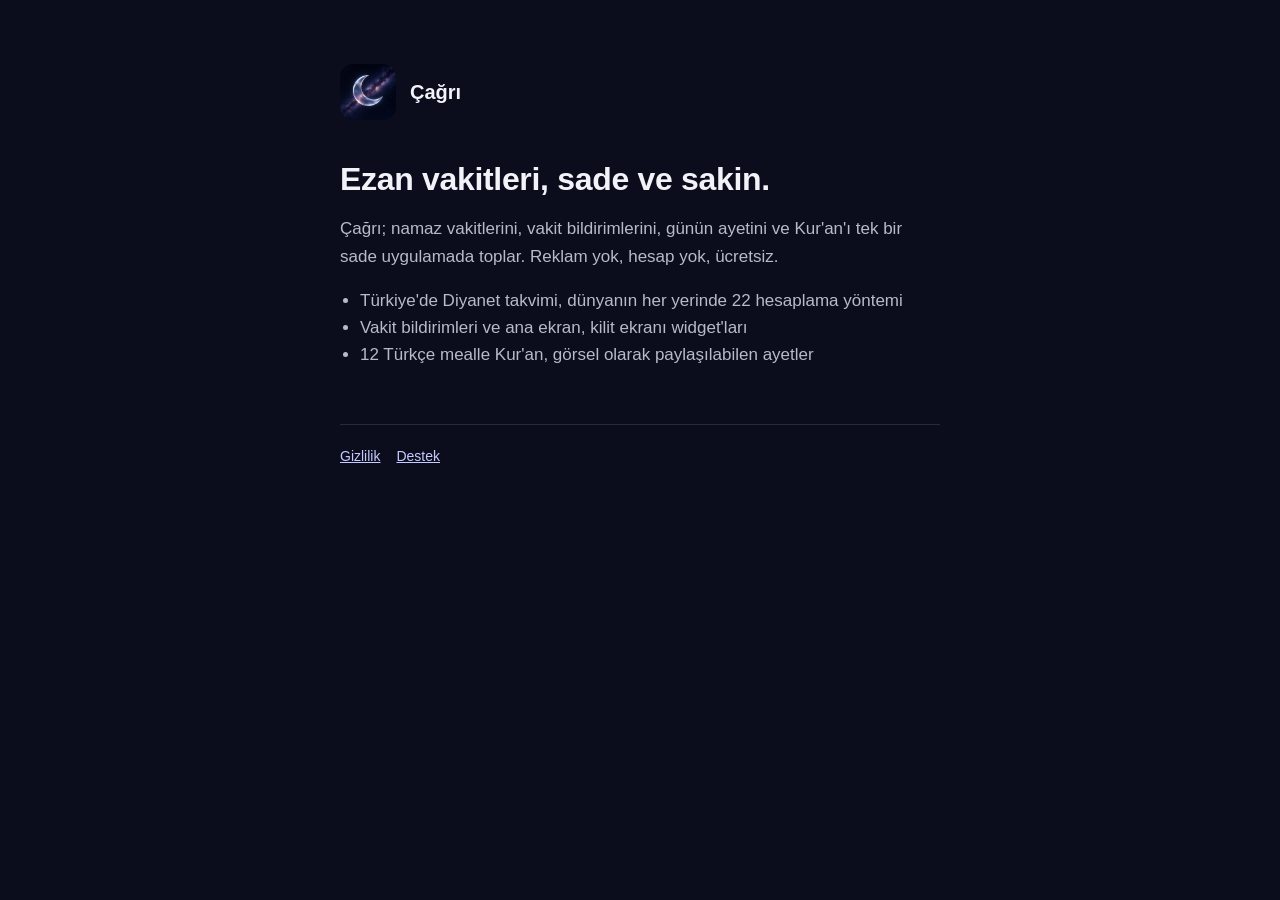
<file: index.html>
<!doctype html>
<html lang="tr">
<head>
<meta charset="utf-8">
<meta name="viewport" content="width=device-width, initial-scale=1">
<title>Çağrı: Ezan Vakitleri</title>
<meta name="description" content="Sade bir ezan vakti ve Kur'an uygulaması.">
<link rel="stylesheet" href="./style.css">
<link rel="icon" href="./icon.png">
</head>
<body>
<main>
<header><img src="./icon.png" alt=""><a href="./">Çağrı</a></header>
<h1>Ezan vakitleri, sade ve sakin.</h1>
<p>Çağrı; namaz vakitlerini, vakit bildirimlerini, günün ayetini ve Kur'an'ı tek bir sade uygulamada toplar. Reklam yok, hesap yok, ücretsiz.</p>
<ul>
<li>Türkiye'de Diyanet takvimi, dünyanın her yerinde 22 hesaplama yöntemi</li>
<li>Vakit bildirimleri ve ana ekran, kilit ekranı widget'ları</li>
<li>12 Türkçe mealle Kur'an, görsel olarak paylaşılabilen ayetler</li>
</ul>
<footer><a href="./gizlilik/">Gizlilik</a><a href="./destek/">Destek</a></footer>
</main>
</body>
</html>
</file>
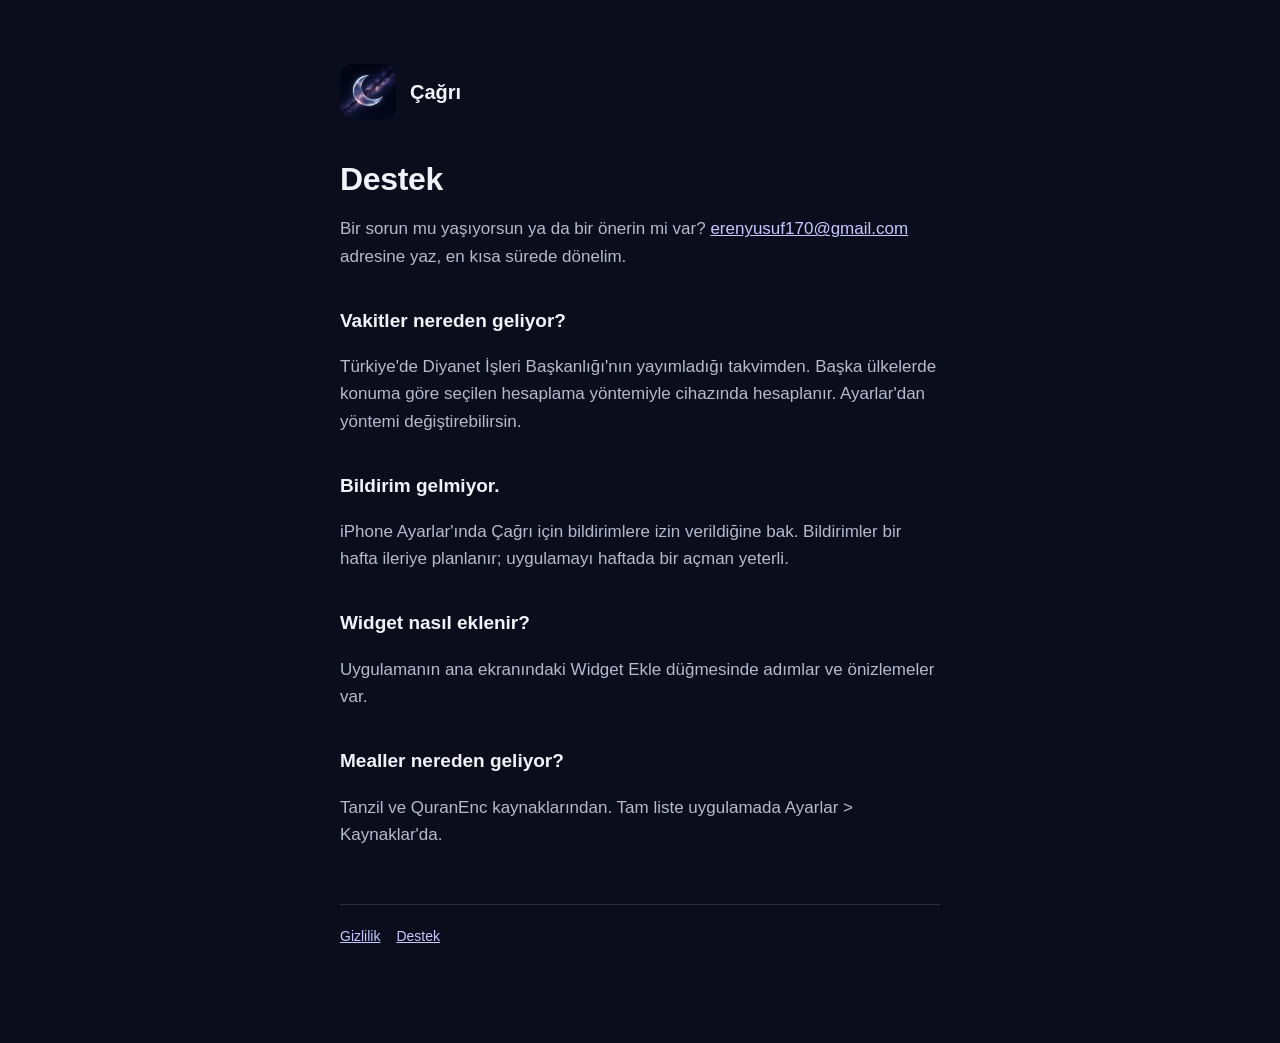
<file: destek/index.html>
<!doctype html>
<html lang="tr">
<head>
<meta charset="utf-8">
<meta name="viewport" content="width=device-width, initial-scale=1">
<title>Destek: Çağrı</title>
<meta name="description" content="Çağrı için destek.">
<link rel="stylesheet" href="../style.css">
<link rel="icon" href="../icon.png">
</head>
<body>
<main>
<header><img src="../icon.png" alt=""><a href="../">Çağrı</a></header>
<h1>Destek</h1>
<p>Bir sorun mu yaşıyorsun ya da bir önerin mi var? <a href="mailto:erenyusuf170@gmail.com">erenyusuf170@gmail.com</a> adresine yaz, en kısa sürede dönelim.</p>
<h2>Vakitler nereden geliyor?</h2>
<p>Türkiye'de Diyanet İşleri Başkanlığı'nın yayımladığı takvimden. Başka ülkelerde konuma göre seçilen hesaplama yöntemiyle cihazında hesaplanır. Ayarlar'dan yöntemi değiştirebilirsin.</p>
<h2>Bildirim gelmiyor.</h2>
<p>iPhone Ayarlar'ında Çağrı için bildirimlere izin verildiğine bak. Bildirimler bir hafta ileriye planlanır; uygulamayı haftada bir açman yeterli.</p>
<h2>Widget nasıl eklenir?</h2>
<p>Uygulamanın ana ekranındaki Widget Ekle düğmesinde adımlar ve önizlemeler var.</p>
<h2>Mealler nereden geliyor?</h2>
<p>Tanzil ve QuranEnc kaynaklarından. Tam liste uygulamada Ayarlar > Kaynaklar'da.</p>
<footer><a href="../gizlilik/">Gizlilik</a><a href="../destek/">Destek</a></footer>
</main>
</body>
</html>
</file>
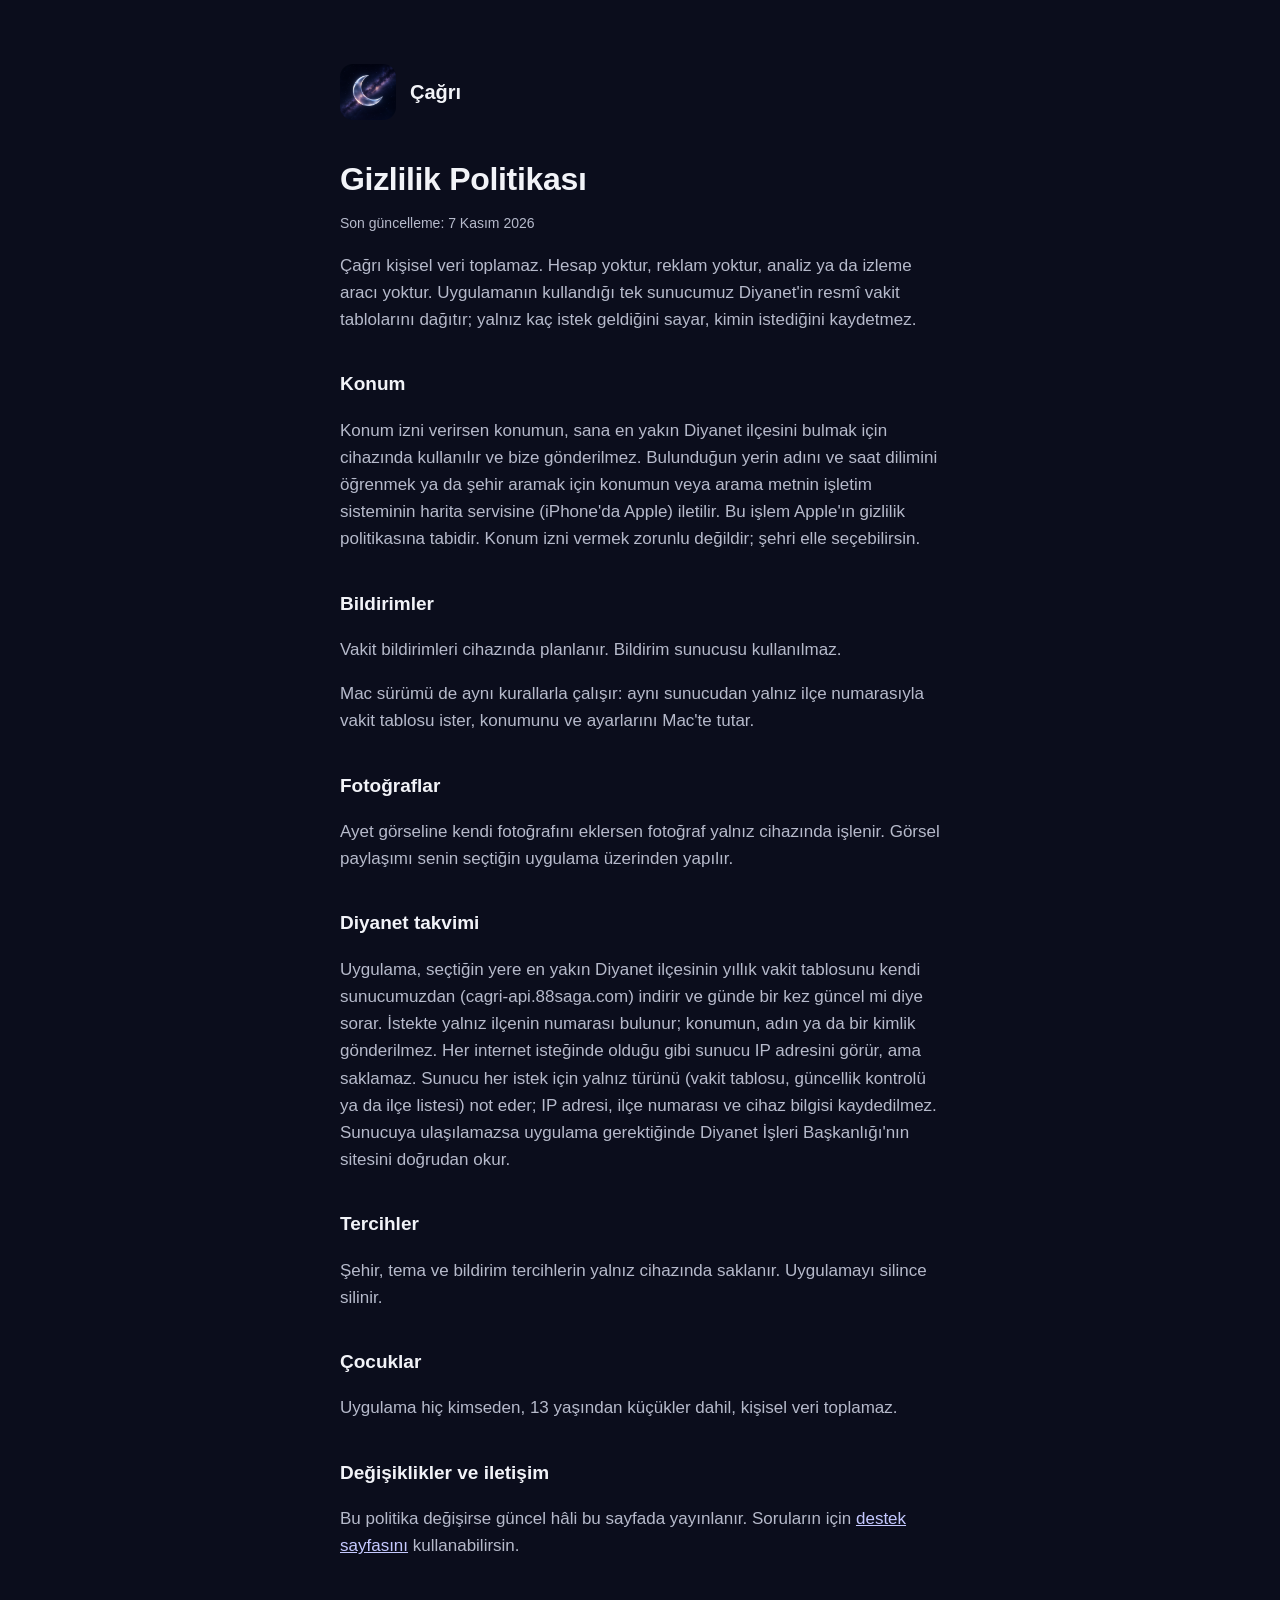
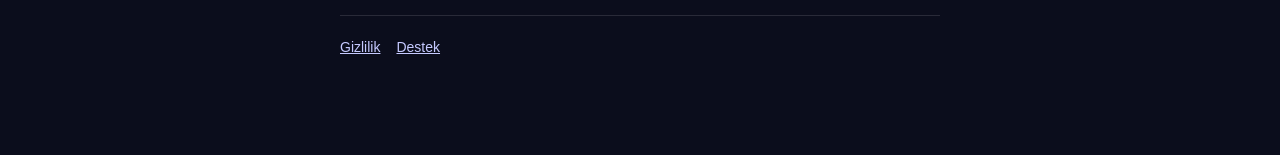
<file: gizlilik/index.html>
<!doctype html>
<html lang="tr">
<head>
<meta charset="utf-8">
<meta name="viewport" content="width=device-width, initial-scale=1">
<title>Gizlilik Politikası: Çağrı</title>
<meta name="description" content="Çağrı kişisel veri toplamaz.">
<link rel="stylesheet" href="../style.css">
<link rel="icon" href="../icon.png">
</head>
<body>
<main>
<header><img src="../icon.png" alt=""><a href="../">Çağrı</a></header>
<h1>Gizlilik Politikası</h1>
<p class="meta">Son güncelleme: 7 Kasım 2026</p>
<p>Çağrı kişisel veri toplamaz. Hesap yoktur, reklam yoktur, analiz ya da izleme aracı yoktur. Uygulamanın kullandığı tek sunucumuz Diyanet'in resmî vakit tablolarını dağıtır; yalnız kaç istek geldiğini sayar, kimin istediğini kaydetmez.</p>
<h2>Konum</h2>
<p>Konum izni verirsen konumun, sana en yakın Diyanet ilçesini bulmak için cihazında kullanılır ve bize gönderilmez. Bulunduğun yerin adını ve saat dilimini öğrenmek ya da şehir aramak için konumun veya arama metnin işletim sisteminin harita servisine (iPhone'da Apple) iletilir. Bu işlem Apple'ın gizlilik politikasına tabidir. Konum izni vermek zorunlu değildir; şehri elle seçebilirsin.</p>
<h2>Bildirimler</h2>
<p>Vakit bildirimleri cihazında planlanır. Bildirim sunucusu kullanılmaz.</p>
<p>Mac sürümü de aynı kurallarla çalışır: aynı sunucudan yalnız ilçe numarasıyla vakit tablosu ister, konumunu ve ayarlarını Mac'te tutar.</p>
<h2>Fotoğraflar</h2>
<p>Ayet görseline kendi fotoğrafını eklersen fotoğraf yalnız cihazında işlenir. Görsel paylaşımı senin seçtiğin uygulama üzerinden yapılır.</p>
<h2>Diyanet takvimi</h2>
<p>Uygulama, seçtiğin yere en yakın Diyanet ilçesinin yıllık vakit tablosunu kendi sunucumuzdan (cagri-api.88saga.com) indirir ve günde bir kez güncel mi diye sorar. İstekte yalnız ilçenin numarası bulunur; konumun, adın ya da bir kimlik gönderilmez. Her internet isteğinde olduğu gibi sunucu IP adresini görür, ama saklamaz. Sunucu her istek için yalnız türünü (vakit tablosu, güncellik kontrolü ya da ilçe listesi) not eder; IP adresi, ilçe numarası ve cihaz bilgisi kaydedilmez. Sunucuya ulaşılamazsa uygulama gerektiğinde Diyanet İşleri Başkanlığı'nın sitesini doğrudan okur.</p>
<h2>Tercihler</h2>
<p>Şehir, tema ve bildirim tercihlerin yalnız cihazında saklanır. Uygulamayı silince silinir.</p>
<h2>Çocuklar</h2>
<p>Uygulama hiç kimseden, 13 yaşından küçükler dahil, kişisel veri toplamaz.</p>
<h2>Değişiklikler ve iletişim</h2>
<p>Bu politika değişirse güncel hâli bu sayfada yayınlanır. Soruların için <a href="../destek/">destek sayfasını</a> kullanabilirsin.</p>
<footer><a href="../gizlilik/">Gizlilik</a><a href="../destek/">Destek</a></footer>
</main>
</body>
</html>
</file>
<file: style.css>
:root { --bg: #0b0d1c; --ink: #f2f3f8; --soft: #b6bacb; --line: rgba(255,255,255,.12); --link: #c5c9ff; }
* { box-sizing: border-box; }
body { margin: 0; background: var(--bg); color: var(--ink); font: 17px/1.6 -apple-system, BlinkMacSystemFont, "SF Pro Text", "Segoe UI", Roboto, sans-serif; -webkit-font-smoothing: antialiased; }
main { max-width: 640px; margin: 0 auto; padding: 64px 20px 96px; }
header { display: flex; align-items: center; gap: 14px; margin-bottom: 40px; }
header img { width: 56px; height: 56px; border-radius: 13px; }
header a { color: var(--ink); text-decoration: none; font-weight: 600; font-size: 20px; }
h1 { font-size: 32px; line-height: 1.2; letter-spacing: -.01em; margin: 0 0 8px; }
h2 { font-size: 19px; margin: 36px 0 6px; }
p, li { color: var(--soft); }
ul { padding-left: 20px; }
a { color: var(--link); }
.meta { font-size: 14px; }
footer { margin-top: 56px; padding-top: 20px; border-top: 1px solid var(--line); font-size: 14px; color: var(--soft); }
footer a { margin-right: 16px; }
</file>
